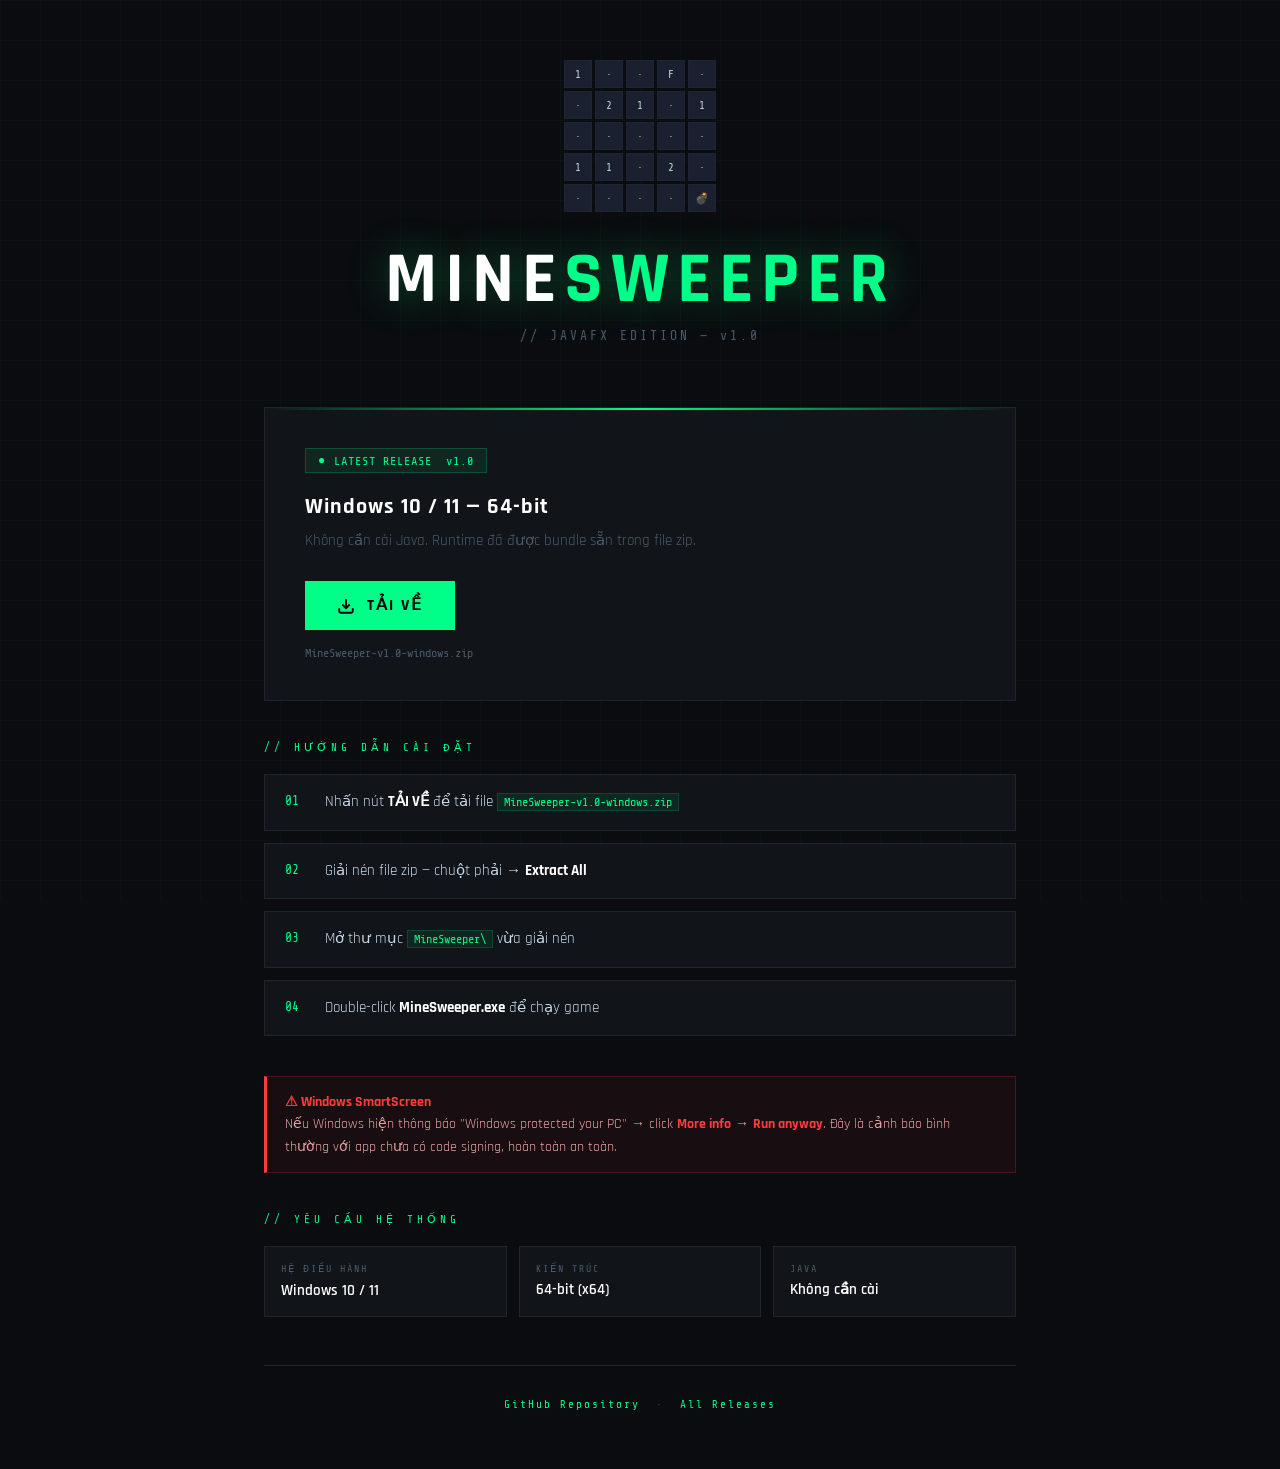
<file: frontend/index.html>
<!DOCTYPE html>
<html lang="vi">
<head>
  <meta charset="UTF-8">
  <meta name="viewport" content="width=device-width, initial-scale=1.0">
  <title>MineSweeper</title>

  <link href="https://fonts.googleapis.com/css2?family=Share+Tech+Mono&family=Rajdhani:wght@400;600;700&display=swap" rel="stylesheet">

  <link rel="stylesheet" href="styles.css">
</head>

<body>

<div class="container">

  <div class="header">

    <div class="game-grid">

      <div class="cell" style="animation-delay:0ms">1</div>
      <div class="cell" style="animation-delay:60ms">·</div>
      <div class="cell" style="animation-delay:120ms">·</div>
      <div class="cell" style="animation-delay:180ms">F</div>
      <div class="cell" style="animation-delay:240ms">·</div>

      <div class="cell" style="animation-delay:300ms">·</div>
      <div class="cell" style="animation-delay:360ms">2</div>
      <div class="cell" style="animation-delay:420ms">1</div>
      <div class="cell" style="animation-delay:480ms">·</div>
      <div class="cell" style="animation-delay:540ms">1</div>

      <div class="cell" style="animation-delay:600ms">·</div>
      <div class="cell" style="animation-delay:660ms">·</div>
      <div class="cell" style="animation-delay:720ms">·</div>
      <div class="cell" style="animation-delay:780ms">·</div>
      <div class="cell" style="animation-delay:840ms">·</div>

      <div class="cell" style="animation-delay:900ms">1</div>
      <div class="cell" style="animation-delay:960ms">1</div>
      <div class="cell" style="animation-delay:1020ms">·</div>
      <div class="cell" style="animation-delay:1080ms">2</div>
      <div class="cell" style="animation-delay:1140ms">·</div>

      <div class="cell" style="animation-delay:1200ms">·</div>
      <div class="cell" style="animation-delay:1260ms">·</div>
      <div class="cell" style="animation-delay:1320ms">·</div>
      <div class="cell" style="animation-delay:1380ms">·</div>
      <div class="cell" style="animation-delay:1440ms">💣</div>

    </div>

    <div class="title">MINE<span>SWEEPER</span></div>
    <div class="subtitle">// JAVAFX EDITION — v1.0</div>

  </div>

  <div class="download-card">

    <div class="release-tag">
      LATEST RELEASE &nbsp;v1.0
    </div>

    <div class="card-title">
      Windows 10 / 11 — 64-bit
    </div>

    <div class="card-desc">
      Không cần cài Java. Runtime đã được bundle sẵn trong file zip.
    </div>

    <a class="download-btn"
       href="https://github.com/HocNguyen0605/MineSweeper/releases/download/v1.0/MineSweeper-v1.0-windows.zip">

      <svg viewBox="0 0 24 24" fill="none" stroke="currentColor" stroke-width="2.5">
        <path d="M21 15v4a2 2 0 01-2 2H5a2 2 0 01-2-2v-4"></path>
        <polyline points="7 10 12 15 17 10"></polyline>
        <line x1="12" y1="15" x2="12" y2="3"></line>
      </svg>

      TẢI VỀ
    </a>

    <div class="file-info">
      MineSweeper-v1.0-windows.zip
    </div>

  </div>

  <div class="section-label">
    // Hướng dẫn cài đặt
  </div>

  <div class="steps">

    <div class="step">
      <div class="step-num">01</div>
      <div class="step-text">
        Nhấn nút <strong>TẢI VỀ</strong> để tải file
        <code>MineSweeper-v1.0-windows.zip</code>
      </div>
    </div>

    <div class="step">
      <div class="step-num">02</div>
      <div class="step-text">
        Giải nén file zip — chuột phải → <strong>Extract All</strong>
      </div>
    </div>

    <div class="step">
      <div class="step-num">03</div>
      <div class="step-text">
        Mở thư mục <code>MineSweeper\</code> vừa giải nén
      </div>
    </div>

    <div class="step">
      <div class="step-num">04</div>
      <div class="step-text">
        Double-click <strong>MineSweeper.exe</strong> để chạy game
      </div>
    </div>

  </div>

  <div class="warning">
    <strong>⚠ Windows SmartScreen</strong><br>
    Nếu Windows hiện thông báo "Windows protected your PC" →
    click <strong>More info</strong> →
    <strong>Run anyway</strong>.
    Đây là cảnh báo bình thường với app chưa có code signing, hoàn toàn an toàn.
  </div>

  <div class="section-label">
    // Yêu cầu hệ thống
  </div>

  <div class="req-grid">

    <div class="req-item">
      <div class="req-label">HỆ ĐIỀU HÀNH</div>
      <div class="req-value">Windows 10 / 11</div>
    </div>

    <div class="req-item">
      <div class="req-label">KIẾN TRÚC</div>
      <div class="req-value">64-bit (x64)</div>
    </div>

    <div class="req-item">
      <div class="req-label">JAVA</div>
      <div class="req-value">Không cần cài</div>
    </div>

  </div>

  <div class="footer">
    <a href="https://github.com/HocNguyen0605/MineSweeper">
      GitHub Repository
    </a>

    &nbsp;·&nbsp;

    <a href="https://github.com/HocNguyen0605/MineSweeper/releases">
      All Releases
    </a>
  </div>

</div>

</body>
</html>
</file>
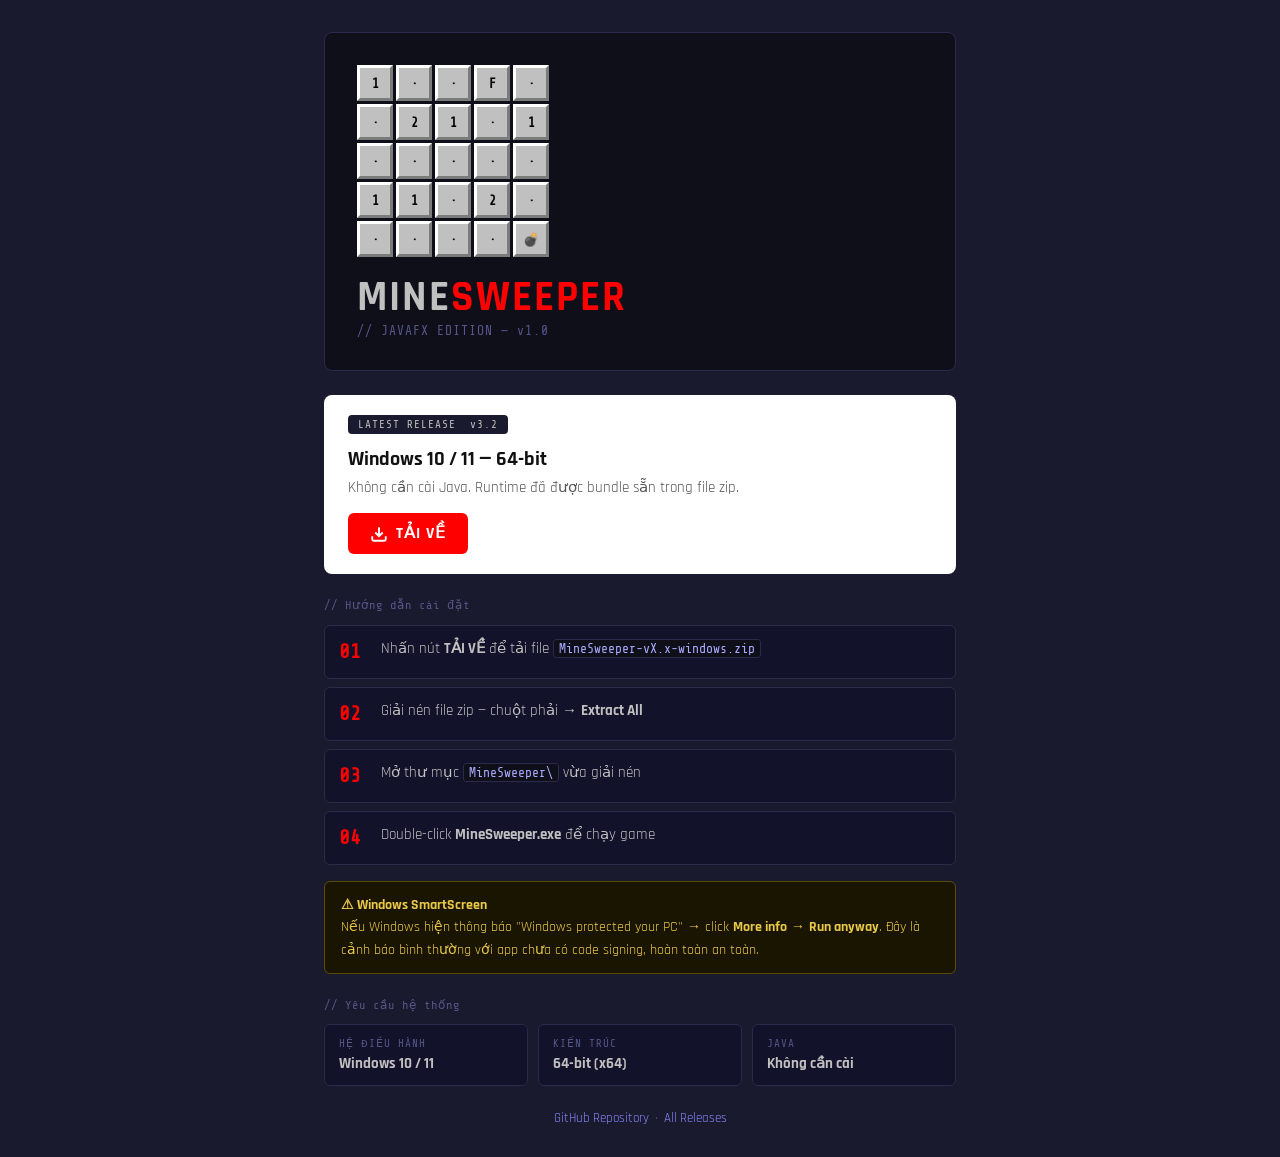
<file: src/main/resources/index.html>
<html lang="vi">
<head>
  <meta charset="UTF-8">
  <meta name="viewport" content="width=device-width, initial-scale=1.0">
  <title>MineSweeper</title>

  <link href="https://fonts.googleapis.com/css2?family=Share+Tech+Mono&family=Rajdhani:wght@400;600;700&display=swap" rel="stylesheet">

  <link rel="stylesheet" href="css/style.css">
</head>

<body>

<div class="container">

  <div class="header">

    <div class="game-grid">

      <div class="cell" style="animation-delay:0ms">1</div>
      <div class="cell" style="animation-delay:60ms">·</div>
      <div class="cell" style="animation-delay:120ms">·</div>
      <div class="cell" style="animation-delay:180ms">F</div>
      <div class="cell" style="animation-delay:240ms">·</div>

      <div class="cell" style="animation-delay:300ms">·</div>
      <div class="cell" style="animation-delay:360ms">2</div>
      <div class="cell" style="animation-delay:420ms">1</div>
      <div class="cell" style="animation-delay:480ms">·</div>
      <div class="cell" style="animation-delay:540ms">1</div>

      <div class="cell" style="animation-delay:600ms">·</div>
      <div class="cell" style="animation-delay:660ms">·</div>
      <div class="cell" style="animation-delay:720ms">·</div>
      <div class="cell" style="animation-delay:780ms">·</div>
      <div class="cell" style="animation-delay:840ms">·</div>

      <div class="cell" style="animation-delay:900ms">1</div>
      <div class="cell" style="animation-delay:960ms">1</div>
      <div class="cell" style="animation-delay:1020ms">·</div>
      <div class="cell" style="animation-delay:1080ms">2</div>
      <div class="cell" style="animation-delay:1140ms">·</div>

      <div class="cell" style="animation-delay:1200ms">·</div>
      <div class="cell" style="animation-delay:1260ms">·</div>
      <div class="cell" style="animation-delay:1320ms">·</div>
      <div class="cell" style="animation-delay:1380ms">·</div>
      <div class="cell" style="animation-delay:1440ms">💣</div>

    </div>

    <div class="title">MINE<span>SWEEPER</span></div>
    <div class="subtitle">// JAVAFX EDITION — v1.0</div>

  </div>

  <div class="download-card">

    <div class="release-tag">
      LATEST RELEASE &nbsp;v3.2
    </div>

    <div class="card-title">
      Windows 10 / 11 — 64-bit
    </div>

    <div class="card-desc">
      Không cần cài Java. Runtime đã được bundle sẵn trong file zip.
    </div>

    <a class="download-btn"
       href="https://github.com/HocNguyen0605/MineSweeper/releases/download/v3.2/MineSweeper-v3.2-windows.zip">

      <svg viewBox="0 0 24 24" fill="none" stroke="currentColor" stroke-width="2.5">
        <path d="M21 15v4a2 2 0 01-2 2H5a2 2 0 01-2-2v-4"></path>
        <polyline points="7 10 12 15 17 10"></polyline>
        <line x1="12" y1="15" x2="12" y2="3"></line>
      </svg>

      TẢI VỀ
    </a>

  </div>

  <div class="section-label">
    // Hướng dẫn cài đặt
  </div>

  <div class="steps">

    <div class="step">
      <div class="step-num">01</div>
      <div class="step-text">
        Nhấn nút <strong>TẢI VỀ</strong> để tải file
        <code>MineSweeper-vX.x-windows.zip</code>
      </div>
    </div>

    <div class="step">
      <div class="step-num">02</div>
      <div class="step-text">
        Giải nén file zip — chuột phải → <strong>Extract All</strong>
      </div>
    </div>

    <div class="step">
      <div class="step-num">03</div>
      <div class="step-text">
        Mở thư mục <code>MineSweeper\</code> vừa giải nén
      </div>
    </div>

    <div class="step">
      <div class="step-num">04</div>
      <div class="step-text">
        Double-click <strong>MineSweeper.exe</strong> để chạy game
      </div>
    </div>

  </div>

  <div class="warning">
    <strong>⚠ Windows SmartScreen</strong><br>
    Nếu Windows hiện thông báo "Windows protected your PC" →
    click <strong>More info</strong> →
    <strong>Run anyway</strong>.
    Đây là cảnh báo bình thường với app chưa có code signing, hoàn toàn an toàn.
  </div>

  <div class="section-label">
    // Yêu cầu hệ thống
  </div>

  <div class="req-grid">

    <div class="req-item">
      <div class="req-label">HỆ ĐIỀU HÀNH</div>
      <div class="req-value">Windows 10 / 11</div>
    </div>

    <div class="req-item">
      <div class="req-label">KIẾN TRÚC</div>
      <div class="req-value">64-bit (x64)</div>
    </div>

    <div class="req-item">
      <div class="req-label">JAVA</div>
      <div class="req-value">Không cần cài</div>
    </div>

  </div>

  <div class="footer">
    <a href="https://github.com/HocNguyen0605/MineSweeper">
      GitHub Repository
    </a>

    &nbsp;·&nbsp;

    <a href="https://github.com/HocNguyen0605/MineSweeper/releases">
      All Releases
    </a>
  </div>

</div>

</body>
</html>
</file>
<file: frontend/styles.css>
*, *::before, *::after {
    box-sizing: border-box;
    margin: 0;
    padding: 0;
}

:root {
    --bg: #0a0c0f;
    --surface: #111418;
    --border: #1e2530;
    --accent: #00ff88;
    --accent2: #ff3c3c;
    --text: #c8d8e8;
    --muted: #4a5a6a;
    --cell: #1a2030;
}

body {
    background: var(--bg);
    color: var(--text);
    font-family: 'Rajdhani', sans-serif;
    min-height: 100vh;
    overflow-x: hidden;
}

body::before {
    content: '';
    position: fixed;
    inset: 0;
    background-image:
            linear-gradient(rgba(0,255,136,0.03) 1px, transparent 1px),
            linear-gradient(90deg, rgba(0,255,136,0.03) 1px, transparent 1px);
    background-size: 40px 40px;
    pointer-events: none;
    z-index: 0;
}

.container {
    position: relative;
    z-index: 1;
    max-width: 800px;
    margin: 0 auto;
    padding: 60px 24px;
}

.header {
    text-align: center;
    margin-bottom: 64px;
}

.game-grid {
    display: inline-grid;
    grid-template-columns: repeat(5, 28px);
    gap: 3px;
    margin-bottom: 32px;
}

.cell {
    width: 28px;
    height: 28px;
    background: var(--cell);
    border: 1px solid var(--border);
    display: flex;
    align-items: center;
    justify-content: center;
    font-family: 'Share Tech Mono', monospace;
    font-size: 11px;
    animation: cellReveal 0.4s ease forwards;
    opacity: 0;
}

@keyframes cellReveal {
    from {
        opacity: 0;
        transform: scale(0.5);
    }
    to {
        opacity: 1;
        transform: scale(1);
    }
}

.title {
    font-size: clamp(42px, 8vw, 72px);
    font-weight: 700;
    letter-spacing: 8px;
    text-transform: uppercase;
    color: #fff;
    text-shadow: 0 0 40px rgba(0,255,136,0.3);
    line-height: 1;
}

.title span {
    color: var(--accent);
}

.subtitle {
    margin-top: 12px;
    font-family: 'Share Tech Mono', monospace;
    font-size: 13px;
    color: var(--muted);
    letter-spacing: 3px;
}

.download-card {
    background: var(--surface);
    border: 1px solid var(--border);
    padding: 40px;
    margin-bottom: 40px;
    position: relative;
    overflow: hidden;
}

.download-card::before {
    content: '';
    position: absolute;
    top: 0;
    left: 0;
    right: 0;
    height: 2px;
    background: linear-gradient(90deg, transparent, var(--accent), transparent);
}

.release-tag {
    display: inline-flex;
    align-items: center;
    gap: 8px;
    background: rgba(0,255,136,0.08);
    border: 1px solid rgba(0,255,136,0.2);
    color: var(--accent);
    font-family: 'Share Tech Mono', monospace;
    font-size: 12px;
    padding: 4px 12px;
    margin-bottom: 20px;
    letter-spacing: 1px;
}

.release-tag::before {
    content: '●';
    animation: blink 1.5s infinite;
}

@keyframes blink {
    0%, 100% {
        opacity: 1;
    }
    50% {
        opacity: 0.2;
    }
}

.card-title {
    font-size: 22px;
    font-weight: 700;
    color: #fff;
    margin-bottom: 8px;
    letter-spacing: 1px;
}

.card-desc {
    color: var(--muted);
    font-size: 15px;
    margin-bottom: 28px;
    line-height: 1.6;
}

.download-btn {
    display: inline-flex;
    align-items: center;
    gap: 12px;
    background: var(--accent);
    color: #000;
    text-decoration: none;
    font-family: 'Rajdhani', sans-serif;
    font-weight: 700;
    font-size: 16px;
    letter-spacing: 2px;
    text-transform: uppercase;
    padding: 14px 32px;
    transition: all 0.2s;
    position: relative;
    overflow: hidden;
}

.download-btn::before {
    content: '';
    position: absolute;
    inset: 0;
    background: rgba(255,255,255,0.15);
    transform: translateX(-100%);
    transition: transform 0.3s;
}

.download-btn:hover::before {
    transform: translateX(0);
}

.download-btn:hover {
    box-shadow: 0 0 30px rgba(0,255,136,0.4);
}

.download-btn svg {
    width: 18px;
    height: 18px;
    flex-shrink: 0;
}

.file-info {
    margin-top: 16px;
    font-family: 'Share Tech Mono', monospace;
    font-size: 12px;
    color: var(--muted);
}

.section-label {
    font-family: 'Share Tech Mono', monospace;
    font-size: 11px;
    color: var(--accent);
    letter-spacing: 4px;
    text-transform: uppercase;
    margin-bottom: 20px;
}

.steps {
    display: flex;
    flex-direction: column;
    gap: 12px;
    margin-bottom: 40px;
}

.step {
    display: flex;
    gap: 16px;
    align-items: flex-start;
    background: var(--surface);
    border: 1px solid var(--border);
    padding: 16px 20px;
    transition: border-color 0.2s;
}

.step:hover {
    border-color: var(--accent);
}

.step-num {
    font-family: 'Share Tech Mono', monospace;
    font-size: 13px;
    color: var(--accent);
    min-width: 24px;
    margin-top: 2px;
}

.step-text {
    font-size: 15px;
    color: var(--text);
    line-height: 1.5;
}

.step-text strong {
    color: #fff;
}

code {
    font-family: 'Share Tech Mono', monospace;
    font-size: 12px;
    background: rgba(0,255,136,0.08);
    border: 1px solid rgba(0,255,136,0.15);
    color: var(--accent);
    padding: 1px 6px;
}

.warning {
    background: rgba(255,60,60,0.06);
    border: 1px solid rgba(255,60,60,0.2);
    border-left: 3px solid var(--accent2);
    padding: 14px 18px;
    font-size: 14px;
    color: #e8a0a0;
    line-height: 1.6;
    margin-bottom: 40px;
}

.warning strong {
    color: var(--accent2);
}

.req-grid {
    display: grid;
    grid-template-columns: repeat(auto-fit, minmax(200px, 1fr));
    gap: 12px;
    margin-bottom: 48px;
}

.req-item {
    background: var(--surface);
    border: 1px solid var(--border);
    padding: 16px;
}

.req-label {
    font-family: 'Share Tech Mono', monospace;
    font-size: 10px;
    color: var(--muted);
    letter-spacing: 2px;
    margin-bottom: 6px;
}

.req-value {
    font-size: 15px;
    font-weight: 600;
    color: #fff;
}

.footer {
    text-align: center;
    font-family: 'Share Tech Mono', monospace;
    font-size: 11px;
    color: var(--muted);
    padding-top: 32px;
    border-top: 1px solid var(--border);
    letter-spacing: 2px;
}

.footer a {
    color: var(--accent);
    text-decoration: none;
}

.footer a:hover {
    text-decoration: underline;
}
</file>
<file: src/main/resources/css/style.css>
@import url('https://fonts.googleapis.com/css2?family=Share+Tech+Mono&family=Rajdhani:wght@400;600;700&display=swap');

* {
    box-sizing: border-box;
    margin: 0;
    padding: 0;
}

body {
    font-family: 'Rajdhani', sans-serif;
    background: #1a1a2e;
    color: #c0c0c0;
    min-height: 100vh;
}

.container {
    max-width: 680px;
    margin: 0 auto;
    padding: 2rem 1.5rem;
}

/* ── Header ── */
.header {
    background: #0f0f1a;
    border: 1px solid #2a2a4a;
    border-radius: 8px;
    padding: 2rem;
    margin-bottom: 1.5rem;
}

.game-grid {
    display: grid;
    grid-template-columns: repeat(5, 36px);
    gap: 3px;
    margin-bottom: 1.25rem;
}

.cell {
    width: 36px;
    height: 36px;
    background: #c0c0c0;
    border-top: 3px solid #ffffff;
    border-left: 3px solid #ffffff;
    border-right: 3px solid #7b7b7b;
    border-bottom: 3px solid #7b7b7b;
    display: flex;
    align-items: center;
    justify-content: center;
    font-family: 'Share Tech Mono', monospace;
    font-size: 13px;
    font-weight: 700;
    color: #000;
    animation: cellReveal 0.3s ease both;
}

/*UC 9 refactors */
/*Start*/
.cell-hidden {
    -fx-background-color: #c0c0c0;
    -fx-border-color: #ffffff #7b7b7b #7b7b7b #ffffff;
    -fx-border-width: 3px;
    -fx-background-insets: 0;
    -fx-background-radius: 0;
    -fx-border-radius: 0;
    -fx-cursor: hand;
}

.cell-hidden:hover {
    -fx-background-color: #d4d4d4;
}

.cell-revealed {
    -fx-background-color: #bdbdbd;
    -fx-border-color: #7b7b7b;
    -fx-border-width: 1px;
    -fx-background-insets: 0;
    -fx-background-radius: 0;
    -fx-border-radius: 0;
    -fx-alignment: center;
}

.cell-flagged {
    -fx-background-color: #c0c0c0;
    -fx-border-color: #ffffff #7b7b7b #7b7b7b #ffffff;
    -fx-border-width: 3px;
    -fx-background-insets: 0;
    -fx-background-radius: 0;
    -fx-border-radius: 0;
    -fx-alignment: center;
}

.cell-mine {
    -fx-background-color: #bdbdbd;
    -fx-border-color: #7b7b7b;
    -fx-border-width: 1px;
    -fx-background-insets: 0;
    -fx-background-radius: 0;
    -fx-border-radius: 0;
    -fx-alignment: center;
}

.cell-exploded {
    -fx-background-color: #ff4444;
    -fx-border-color: #7b7b7b;
    -fx-border-width: 1px;
    -fx-background-insets: 0;
    -fx-background-radius: 0;
    -fx-border-radius: 0;
    -fx-alignment: center;
}

/* ── Number colors  ── */
.cell-num-1 { -fx-text-fill: #0000ff; }
.cell-num-2 { -fx-text-fill: #007b00; }
.cell-num-3 { -fx-text-fill: #ff0000; }
.cell-num-4 { -fx-text-fill: #00007b; }
.cell-num-5 { -fx-text-fill: #7b0000; }
.cell-num-6 { -fx-text-fill: #007b7b; }
.cell-num-7 { -fx-text-fill: #000000; }
.cell-num-8 { -fx-text-fill: #7b7b7b; }
/*End*/

@keyframes cellReveal {
    from { opacity: 0; transform: scale(0.7); }
    to   { opacity: 1; transform: scale(1); }
}

.title {
    font-size: 42px;
    font-weight: 700;
    color: #c0c0c0;
    letter-spacing: 2px;
    line-height: 1;
}

.title span {
    color: #fe0000;
}

.subtitle {
    font-family: 'Share Tech Mono', monospace;
    font-size: 13px;
    color: #555588;
    margin-top: 4px;
    letter-spacing: 1px;
}

/* ── Download card ── */
.download-card {
    background: #ffffff;
    color: #111;
    border-radius: 8px;
    padding: 1.25rem 1.5rem;
    margin-bottom: 1rem;
}

.release-tag {
    display: inline-block;
    background: #1a1a2e;
    color: #c0c0c0;
    font-family: 'Share Tech Mono', monospace;
    font-size: 11px;
    padding: 3px 10px;
    border-radius: 4px;
    margin-bottom: 12px;
    letter-spacing: 1px;
}

.card-title {
    font-size: 20px;
    font-weight: 700;
    margin-bottom: 6px;
}

.card-desc {
    font-size: 15px;
    color: #555;
    margin-bottom: 16px;
}

.download-btn {
    display: inline-flex;
    align-items: center;
    gap: 8px;
    background: #fe0000;
    color: #fff;
    text-decoration: none;
    padding: 10px 22px;
    border-radius: 6px;
    font-family: 'Rajdhani', sans-serif;
    font-size: 16px;
    font-weight: 700;
    letter-spacing: 1px;
    transition: background 0.15s;
}

.download-btn:hover {
    background: #cc0000;
}

.download-btn svg {
    width: 18px;
    height: 18px;
}

.file-info {
    font-family: 'Share Tech Mono', monospace;
    font-size: 12px;
    color: #888;
    margin-top: 10px;
}

/* ── Section label ── */
.section-label {
    font-family: 'Share Tech Mono', monospace;
    font-size: 12px;
    color: #555588;
    letter-spacing: 1px;
    margin: 1.5rem 0 0.75rem;
}

/* ── Steps ── */
.steps {
    display: flex;
    flex-direction: column;
    gap: 8px;
}

.step {
    display: flex;
    align-items: flex-start;
    gap: 14px;
    background: #12122a;
    border: 1px solid #2a2a4a;
    border-radius: 6px;
    padding: 12px 14px;
}

.step-num {
    font-family: 'Share Tech Mono', monospace;
    font-size: 20px;
    font-weight: 700;
    color: #fe0000;
    min-width: 28px;
    line-height: 1.4;
}

.step-text {
    font-size: 15px;
    color: #c0c0c0;
    line-height: 1.5;
}

.step-text code {
    font-family: 'Share Tech Mono', monospace;
    font-size: 13px;
    background: #0f0f1a;
    border: 1px solid #2a2a4a;
    padding: 1px 5px;
    border-radius: 3px;
    color: #aaaaff;
}

/* ── Warning ── */
.warning {
    border: 1px solid #5a4a00;
    background: #1a1500;
    color: #e8c84a;
    border-radius: 6px;
    padding: 12px 16px;
    font-size: 14px;
    line-height: 1.6;
    margin-top: 1rem;
}

/* ── Requirements grid ── */
.req-grid {
    display: grid;
    grid-template-columns: repeat(3, 1fr);
    gap: 10px;
}

.req-item {
    background: #12122a;
    border: 1px solid #2a2a4a;
    border-radius: 6px;
    padding: 12px 14px;
}

.req-label {
    font-family: 'Share Tech Mono', monospace;
    font-size: 11px;
    color: #555588;
    letter-spacing: 1px;
    margin-bottom: 4px;
}

.req-value {
    font-size: 15px;
    font-weight: 700;
    color: #c0c0c0;
}

/* ── Footer ── */
.footer {
    text-align: center;
    font-size: 13px;
    color: #555588;
    margin-top: 1.5rem;
}

.footer a {
    color: #8888ff;
    text-decoration: none;
}

.footer a:hover {
    text-decoration: underline;
}
</file>
